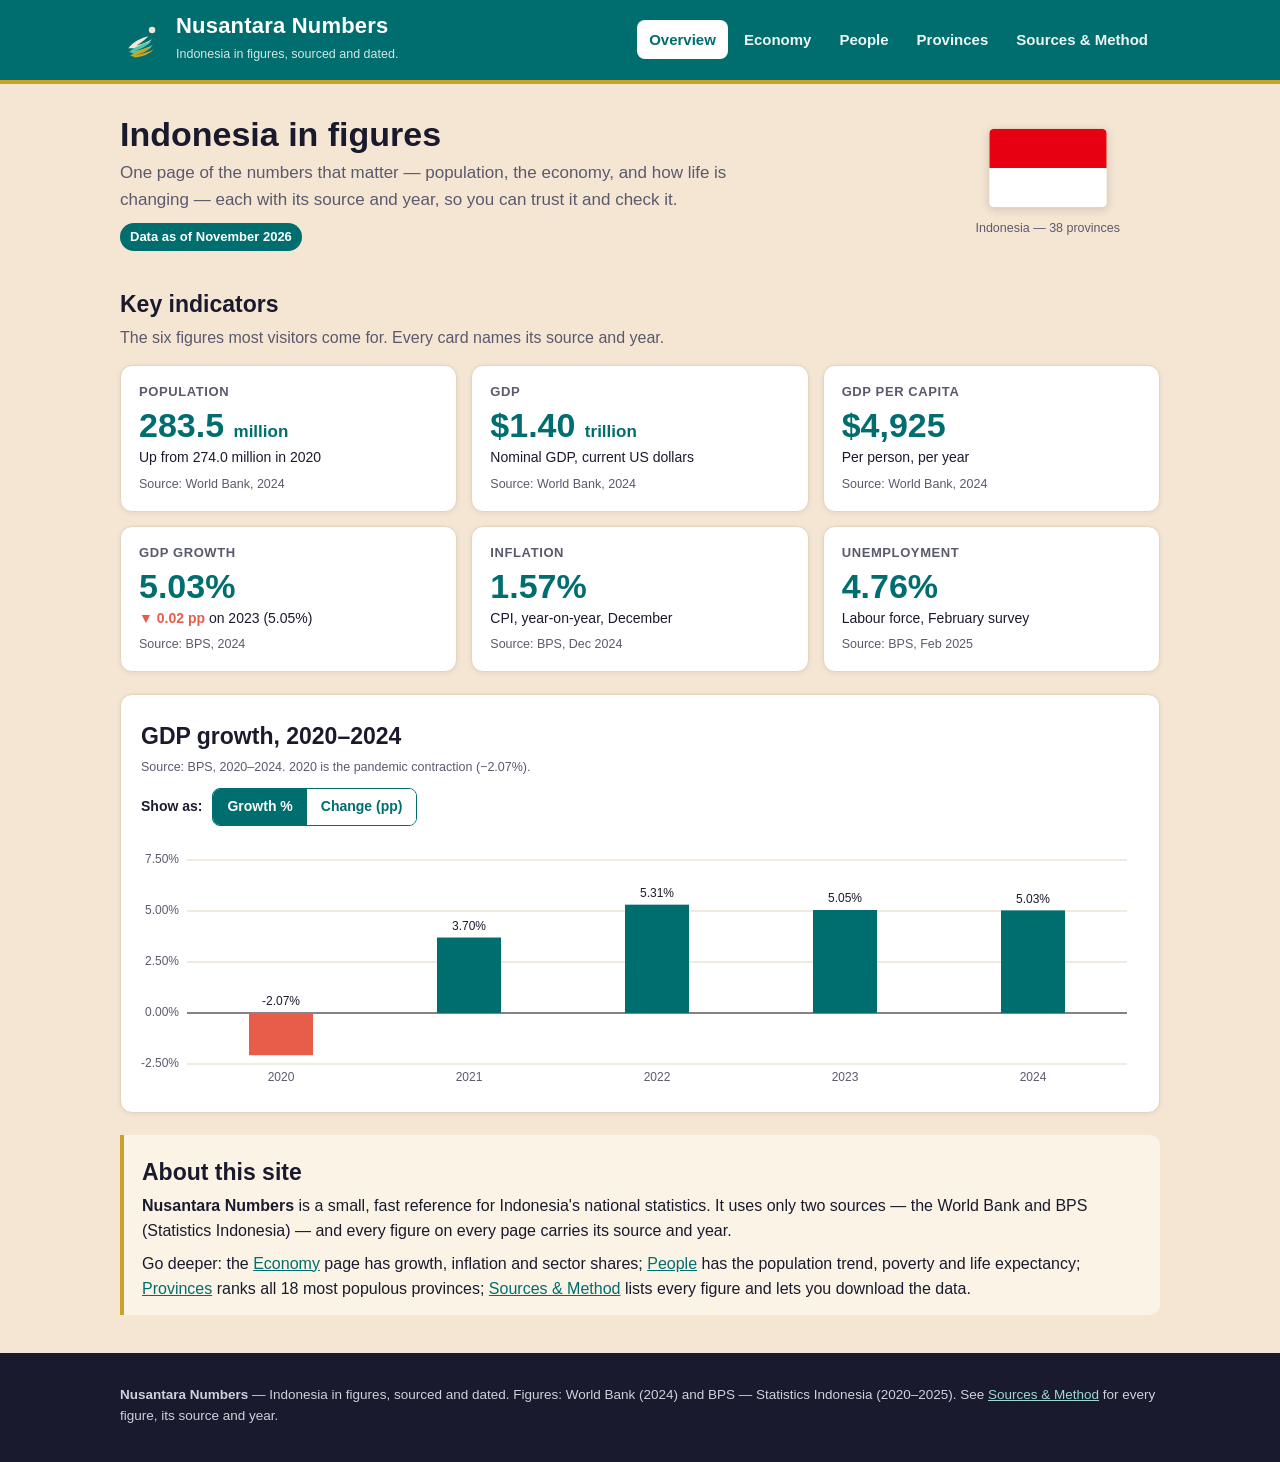
<file: app/index.html>
<!DOCTYPE html>
<html lang="en">
<head>
<meta charset="utf-8">
<meta name="viewport" content="width=device-width, initial-scale=1">
<title>Nusantara Numbers — Indonesia in figures, sourced and dated</title>
<meta name="description" content="Indonesia in figures, sourced and dated: population, GDP, growth, inflation and unemployment, with every figure's source and year.">
<link rel="icon" type="image/svg+xml" href="img/logo.svg">
<link rel="stylesheet" href="css/style.css">
</head>
<body data-page="index">
<header class="site-header">
  <div class="header-inner">
    <a class="brand" href="index.html">
      <img src="img/logo.svg" alt="Nusantara Numbers logo — a garuda wing monogram" width="44" height="44">
      <span>
        <span class="brand-name">Nusantara Numbers</span><br>
        <span class="brand-tag">Indonesia in figures, sourced and dated.</span>
      </span>
    </a>
    <nav class="main-nav" aria-label="Main navigation">
      <a data-nav="index" href="index.html">Overview</a>
      <a data-nav="economy" href="economy.html">Economy</a>
      <a data-nav="people" href="people.html">People</a>
      <a data-nav="provinces" href="provinces.html">Provinces</a>
      <a data-nav="sources" href="sources.html">Sources &amp; Method</a>
    </nav>
  </div>
</header>

<main class="wrap">
  <div class="hero">
    <div class="hero-text">
      <h1>Indonesia in figures</h1>
      <p>One page of the numbers that matter — population, the economy, and how
      life is changing — each with its source and year, so you can trust it and
      check it.</p>
      <span class="asof">Data as of November 2026</span>
    </div>
    <figure class="hero-flag">
      <img src="img/flag.svg" alt="Flag of Indonesia — red over white" width="120" height="80">
      <figcaption>Indonesia — 38 provinces</figcaption>
    </figure>
  </div>

  <section aria-labelledby="kpi-heading">
    <h2 id="kpi-heading">Key indicators</h2>
    <p class="section-note">The six figures most visitors come for. Every card names its source and year.</p>
    <div class="kpi-grid">
      <article class="card">
        <div class="kpi-label">Population</div>
        <div class="kpi-value">283.5 <span class="unit">million</span></div>
        <div class="kpi-sub">Up from 274.0 million in 2020</div>
        <div class="kpi-source">Source: World Bank, 2024</div>
      </article>
      <article class="card">
        <div class="kpi-label">GDP</div>
        <div class="kpi-value">$1.40 <span class="unit">trillion</span></div>
        <div class="kpi-sub">Nominal GDP, current US dollars</div>
        <div class="kpi-source">Source: World Bank, 2024</div>
      </article>
      <article class="card">
        <div class="kpi-label">GDP per capita</div>
        <div class="kpi-value">$4,925</div>
        <div class="kpi-sub">Per person, per year</div>
        <div class="kpi-source">Source: World Bank, 2024</div>
      </article>
      <article class="card">
        <div class="kpi-label">GDP growth</div>
        <div class="kpi-value">5.03%</div>
        <div class="kpi-sub"><span class="delta-down">&#9660; 0.02 pp</span> on 2023 (5.05%)</div>
        <div class="kpi-source">Source: BPS, 2024</div>
      </article>
      <article class="card">
        <div class="kpi-label">Inflation</div>
        <div class="kpi-value">1.57%</div>
        <div class="kpi-sub">CPI, year-on-year, December</div>
        <div class="kpi-source">Source: BPS, Dec 2024</div>
      </article>
      <article class="card">
        <div class="kpi-label">Unemployment</div>
        <div class="kpi-value">4.76%</div>
        <div class="kpi-sub">Labour force, February survey</div>
        <div class="kpi-source">Source: BPS, Feb 2025</div>
      </article>
    </div>
  </section>

  <section aria-labelledby="growth-heading">
    <div class="card chart-card">
      <h2 id="growth-heading">GDP growth, 2020–2024</h2>
      <p class="chart-source">Source: BPS, 2020–2024. 2020 is the pandemic contraction (−2.07%).</p>
      <div class="toggle-row">
        <span class="toggle-label" id="growth-toggle-label">Show as:</span>
        <div class="seg" id="growth-toggle" role="group" aria-labelledby="growth-toggle-label">
          <button type="button" data-mode="pct" aria-pressed="true">Growth %</button>
          <button type="button" data-mode="pp" aria-pressed="false">Change (pp)</button>
        </div>
      </div>
      <canvas id="growth-chart" class="chart" role="img" aria-label="Bar chart of Indonesia's GDP growth: minus 2.07 percent in 2020, 3.70 in 2021, 5.31 in 2022, 5.05 in 2023, 5.03 in 2024"></canvas>
    </div>
  </section>

  <section aria-labelledby="about-heading">
    <div class="about-note">
      <h2 id="about-heading">About this site</h2>
      <p><strong>Nusantara Numbers</strong> is a small, fast reference for Indonesia's
      national statistics. It uses only two sources — the World Bank and BPS
      (Statistics Indonesia) — and every figure on every page carries its source
      and year.</p>
      <p>Go deeper: the <a href="economy.html">Economy</a> page has growth, inflation
      and sector shares; <a href="people.html">People</a> has the population trend,
      poverty and life expectancy; <a href="provinces.html">Provinces</a> ranks all
      18 most populous provinces; <a href="sources.html">Sources &amp; Method</a>
      lists every figure and lets you download the data.</p>
    </div>
  </section>
</main>

<footer class="site-footer">
  <div class="wrap">
    <p><strong>Nusantara Numbers</strong> — Indonesia in figures, sourced and dated.
    Figures: World Bank (2024) and BPS — Statistics Indonesia (2020–2025).
    See <a href="sources.html">Sources &amp; Method</a> for every figure, its source and year.</p>
  </div>
</footer>

<script type="module" src="js/main.js"></script>
</body>
</html>
</file>
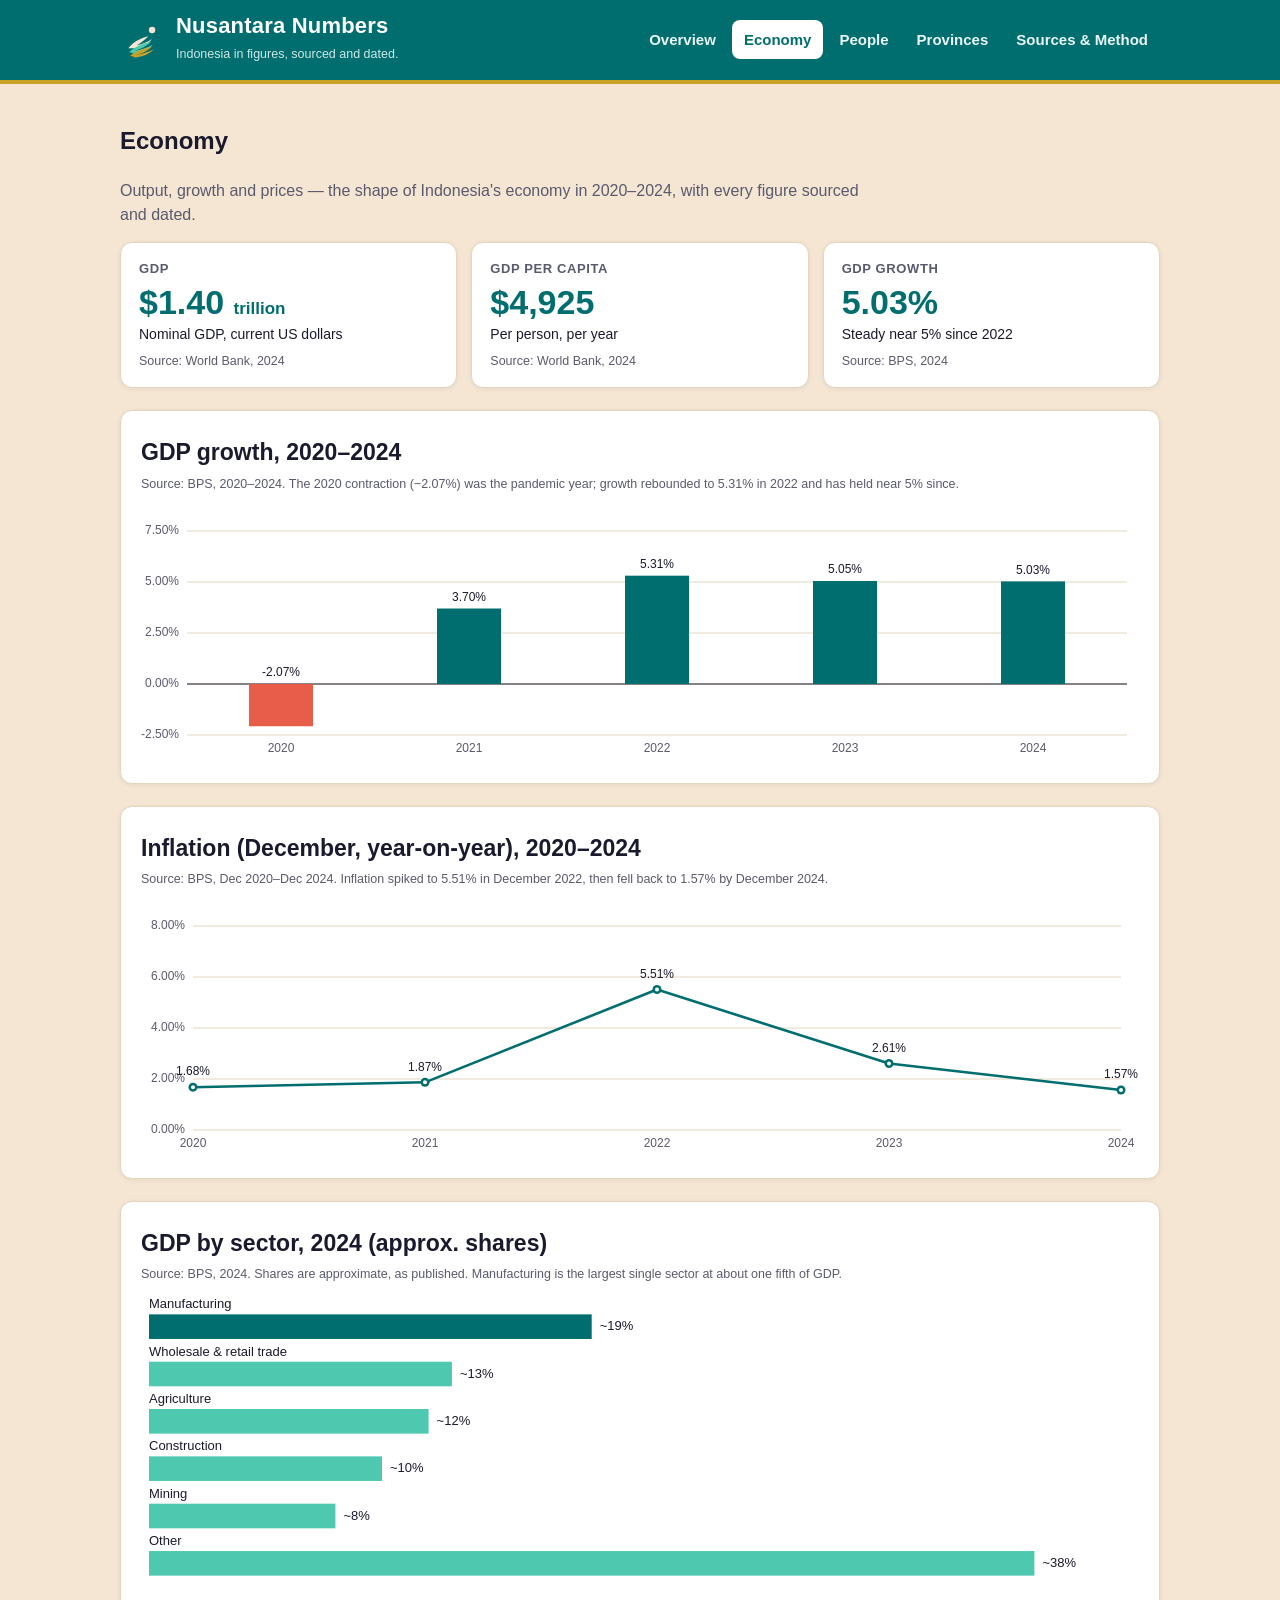
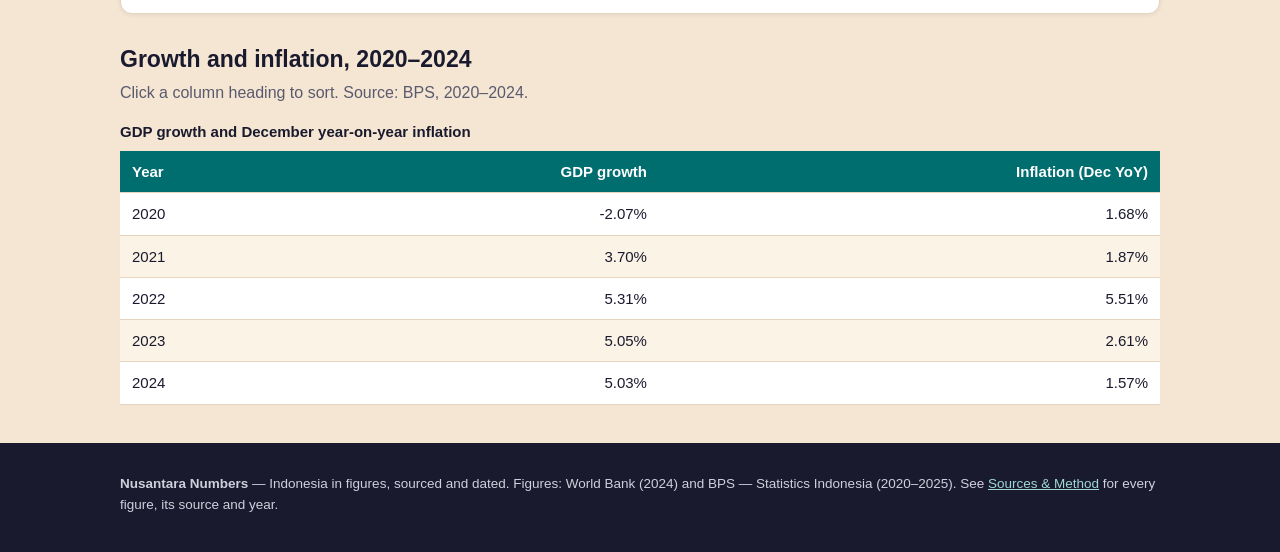
<file: app/economy.html>
<!DOCTYPE html>
<html lang="en">
<head>
<meta charset="utf-8">
<meta name="viewport" content="width=device-width, initial-scale=1">
<title>Economy — Nusantara Numbers</title>
<meta name="description" content="Indonesia's economy in figures: GDP, GDP per capita, growth and inflation 2020–2024, and GDP by sector. Every figure sourced and dated.">
<link rel="icon" type="image/svg+xml" href="img/logo.svg">
<link rel="stylesheet" href="css/style.css">
</head>
<body data-page="economy">
<header class="site-header">
  <div class="header-inner">
    <a class="brand" href="index.html">
      <img src="img/logo.svg" alt="Nusantara Numbers logo — a garuda wing monogram" width="44" height="44">
      <span>
        <span class="brand-name">Nusantara Numbers</span><br>
        <span class="brand-tag">Indonesia in figures, sourced and dated.</span>
      </span>
    </a>
    <nav class="main-nav" aria-label="Main navigation">
      <a data-nav="index" href="index.html">Overview</a>
      <a data-nav="economy" href="economy.html">Economy</a>
      <a data-nav="people" href="people.html">People</a>
      <a data-nav="provinces" href="provinces.html">Provinces</a>
      <a data-nav="sources" href="sources.html">Sources &amp; Method</a>
    </nav>
  </div>
</header>

<main class="wrap">
  <section aria-labelledby="page-heading">
    <h1 id="page-heading">Economy</h1>
    <p class="section-note">Output, growth and prices — the shape of Indonesia's economy in 2020–2024, with every figure sourced and dated.</p>
    <div class="kpi-grid">
      <article class="card">
        <div class="kpi-label">GDP</div>
        <div class="kpi-value">$1.40 <span class="unit">trillion</span></div>
        <div class="kpi-sub">Nominal GDP, current US dollars</div>
        <div class="kpi-source">Source: World Bank, 2024</div>
      </article>
      <article class="card">
        <div class="kpi-label">GDP per capita</div>
        <div class="kpi-value">$4,925</div>
        <div class="kpi-sub">Per person, per year</div>
        <div class="kpi-source">Source: World Bank, 2024</div>
      </article>
      <article class="card">
        <div class="kpi-label">GDP growth</div>
        <div class="kpi-value">5.03%</div>
        <div class="kpi-sub">Steady near 5% since 2022</div>
        <div class="kpi-source">Source: BPS, 2024</div>
      </article>
    </div>
  </section>

  <section aria-labelledby="growth-heading">
    <div class="card chart-card">
      <h2 id="growth-heading">GDP growth, 2020–2024</h2>
      <p class="chart-source">Source: BPS, 2020–2024. The 2020 contraction (−2.07%) was the pandemic year; growth rebounded to 5.31% in 2022 and has held near 5% since.</p>
      <canvas id="growth-chart" class="chart" role="img" aria-label="Bar chart of GDP growth: minus 2.07 percent in 2020, 3.70 in 2021, 5.31 in 2022, 5.05 in 2023, 5.03 in 2024"></canvas>
    </div>
  </section>

  <section aria-labelledby="inflation-heading">
    <div class="card chart-card">
      <h2 id="inflation-heading">Inflation (December, year-on-year), 2020–2024</h2>
      <p class="chart-source">Source: BPS, Dec 2020–Dec 2024. Inflation spiked to 5.51% in December 2022, then fell back to 1.57% by December 2024.</p>
      <canvas id="inflation-chart" class="chart" role="img" aria-label="Line chart of December year-on-year inflation: 1.68 percent in 2020, 1.87 in 2021, 5.51 in 2022, 2.61 in 2023, 1.57 in 2024"></canvas>
    </div>
  </section>

  <section aria-labelledby="sector-heading">
    <div class="card chart-card">
      <h2 id="sector-heading">GDP by sector, 2024 (approx. shares)</h2>
      <p class="chart-source">Source: BPS, 2024. Shares are approximate, as published. Manufacturing is the largest single sector at about one fifth of GDP.</p>
      <canvas id="sector-chart" class="chart tall" role="img" aria-label="Horizontal bar chart of GDP by sector: manufacturing about 19 percent, wholesale and retail trade about 13, agriculture about 12, construction about 10, mining about 8, other about 38"></canvas>
    </div>
  </section>

  <section aria-labelledby="table-heading">
    <h2 id="table-heading">Growth and inflation, 2020–2024</h2>
    <p class="section-note">Click a column heading to sort. Source: BPS, 2020–2024.</p>
    <div class="table-scroll">
      <table class="data" data-sortable id="econ-table">
        <caption>GDP growth and December year-on-year inflation</caption>
        <thead>
          <tr>
            <th data-type="number"><button type="button" data-label="Year">Year</button></th>
            <th data-type="number" class="num"><button type="button" data-label="GDP growth">GDP growth</button></th>
            <th data-type="number" class="num"><button type="button" data-label="Inflation (Dec YoY)">Inflation (Dec YoY)</button></th>
          </tr>
        </thead>
        <tbody>
          <tr><td>2020</td><td class="num">-2.07%</td><td class="num">1.68%</td></tr>
          <tr><td>2021</td><td class="num">3.70%</td><td class="num">1.87%</td></tr>
          <tr><td>2022</td><td class="num">5.31%</td><td class="num">5.51%</td></tr>
          <tr><td>2023</td><td class="num">5.05%</td><td class="num">2.61%</td></tr>
          <tr><td>2024</td><td class="num">5.03%</td><td class="num">1.57%</td></tr>
        </tbody>
      </table>
    </div>
  </section>
</main>

<footer class="site-footer">
  <div class="wrap">
    <p><strong>Nusantara Numbers</strong> — Indonesia in figures, sourced and dated.
    Figures: World Bank (2024) and BPS — Statistics Indonesia (2020–2025).
    See <a href="sources.html">Sources &amp; Method</a> for every figure, its source and year.</p>
  </div>
</footer>

<script type="module" src="js/main.js"></script>
</body>
</html>
</file>
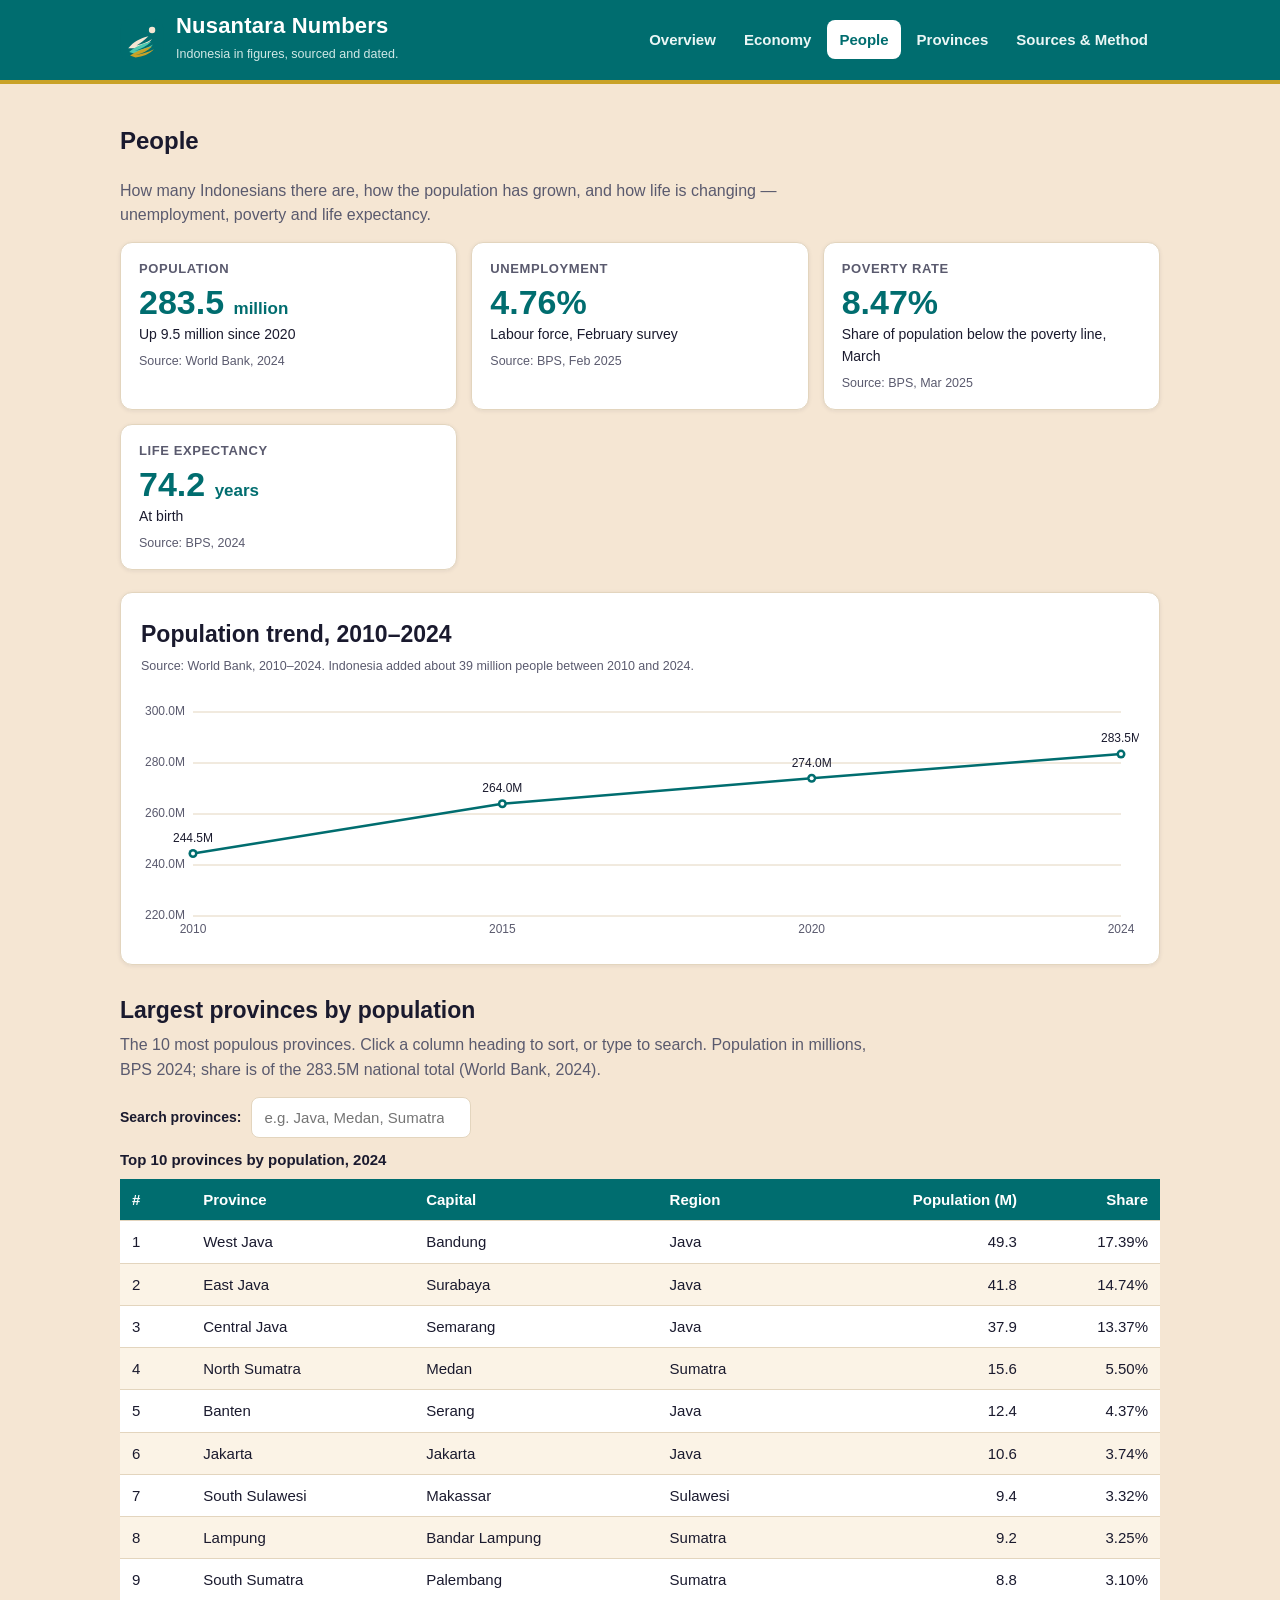
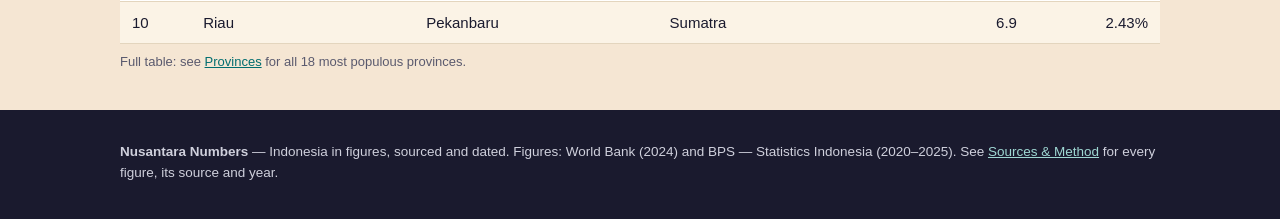
<file: app/people.html>
<!DOCTYPE html>
<html lang="en">
<head>
<meta charset="utf-8">
<meta name="viewport" content="width=device-width, initial-scale=1">
<title>People — Nusantara Numbers</title>
<meta name="description" content="Indonesia's people in figures: population trend 2010–2024, unemployment, poverty rate and life expectancy, with every figure sourced and dated.">
<link rel="icon" type="image/svg+xml" href="img/logo.svg">
<link rel="stylesheet" href="css/style.css">
</head>
<body data-page="people">
<header class="site-header">
  <div class="header-inner">
    <a class="brand" href="index.html">
      <img src="img/logo.svg" alt="Nusantara Numbers logo — a garuda wing monogram" width="44" height="44">
      <span>
        <span class="brand-name">Nusantara Numbers</span><br>
        <span class="brand-tag">Indonesia in figures, sourced and dated.</span>
      </span>
    </a>
    <nav class="main-nav" aria-label="Main navigation">
      <a data-nav="index" href="index.html">Overview</a>
      <a data-nav="economy" href="economy.html">Economy</a>
      <a data-nav="people" href="people.html">People</a>
      <a data-nav="provinces" href="provinces.html">Provinces</a>
      <a data-nav="sources" href="sources.html">Sources &amp; Method</a>
    </nav>
  </div>
</header>

<main class="wrap">
  <section aria-labelledby="page-heading">
    <h1 id="page-heading">People</h1>
    <p class="section-note">How many Indonesians there are, how the population has grown, and how life is changing — unemployment, poverty and life expectancy.</p>
    <div class="kpi-grid">
      <article class="card">
        <div class="kpi-label">Population</div>
        <div class="kpi-value">283.5 <span class="unit">million</span></div>
        <div class="kpi-sub">Up 9.5 million since 2020</div>
        <div class="kpi-source">Source: World Bank, 2024</div>
      </article>
      <article class="card">
        <div class="kpi-label">Unemployment</div>
        <div class="kpi-value">4.76%</div>
        <div class="kpi-sub">Labour force, February survey</div>
        <div class="kpi-source">Source: BPS, Feb 2025</div>
      </article>
      <article class="card">
        <div class="kpi-label">Poverty rate</div>
        <div class="kpi-value">8.47%</div>
        <div class="kpi-sub">Share of population below the poverty line, March</div>
        <div class="kpi-source">Source: BPS, Mar 2025</div>
      </article>
      <article class="card">
        <div class="kpi-label">Life expectancy</div>
        <div class="kpi-value">74.2 <span class="unit">years</span></div>
        <div class="kpi-sub">At birth</div>
        <div class="kpi-source">Source: BPS, 2024</div>
      </article>
    </div>
  </section>

  <section aria-labelledby="pop-heading">
    <div class="card chart-card">
      <h2 id="pop-heading">Population trend, 2010–2024</h2>
      <p class="chart-source">Source: World Bank, 2010–2024. Indonesia added about 39 million people between 2010 and 2024.</p>
      <canvas id="population-chart" class="chart" role="img" aria-label="Line chart of population: 244.5 million in 2010, 264.0 million in 2015, 274.0 million in 2020, 283.5 million in 2024"></canvas>
    </div>
  </section>

  <section aria-labelledby="table-heading">
    <h2 id="table-heading">Largest provinces by population</h2>
    <p class="section-note">The 10 most populous provinces. Click a column heading to sort, or type to search. Population in millions, BPS 2024; share is of the 283.5M national total (World Bank, 2024).</p>
    <div class="table-tools">
      <label for="top10-search">Search provinces:</label>
      <input class="search-box" type="search" id="top10-search" data-search-for="top10-table" placeholder="e.g. Java, Medan, Sumatra">
    </div>
    <div class="table-scroll">
      <table class="data" data-sortable id="top10-table">
        <caption>Top 10 provinces by population, 2024</caption>
        <thead>
          <tr>
            <th data-type="number"><button type="button" data-label="#">#</button></th>
            <th data-type="text"><button type="button" data-label="Province">Province</button></th>
            <th data-type="text"><button type="button" data-label="Capital">Capital</button></th>
            <th data-type="text"><button type="button" data-label="Region">Region</button></th>
            <th data-type="number" class="num"><button type="button" data-label="Population (M)">Population (M)</button></th>
            <th data-type="number" class="num"><button type="button" data-label="Share">Share</button></th>
          </tr>
        </thead>
        <tbody>
          <tr><td>1</td><td>West Java</td><td>Bandung</td><td>Java</td><td class="num">49.3</td><td class="num">17.39%</td></tr>
          <tr><td>2</td><td>East Java</td><td>Surabaya</td><td>Java</td><td class="num">41.8</td><td class="num">14.74%</td></tr>
          <tr><td>3</td><td>Central Java</td><td>Semarang</td><td>Java</td><td class="num">37.9</td><td class="num">13.37%</td></tr>
          <tr><td>4</td><td>North Sumatra</td><td>Medan</td><td>Sumatra</td><td class="num">15.6</td><td class="num">5.50%</td></tr>
          <tr><td>5</td><td>Banten</td><td>Serang</td><td>Java</td><td class="num">12.4</td><td class="num">4.37%</td></tr>
          <tr><td>6</td><td>Jakarta</td><td>Jakarta</td><td>Java</td><td class="num">10.6</td><td class="num">3.74%</td></tr>
          <tr><td>7</td><td>South Sulawesi</td><td>Makassar</td><td>Sulawesi</td><td class="num">9.4</td><td class="num">3.32%</td></tr>
          <tr><td>8</td><td>Lampung</td><td>Bandar Lampung</td><td>Sumatra</td><td class="num">9.2</td><td class="num">3.25%</td></tr>
          <tr><td>9</td><td>South Sumatra</td><td>Palembang</td><td>Sumatra</td><td class="num">8.8</td><td class="num">3.10%</td></tr>
          <tr><td>10</td><td>Riau</td><td>Pekanbaru</td><td>Sumatra</td><td class="num">6.9</td><td class="num">2.43%</td></tr>
        </tbody>
      </table>
    </div>
    <p class="no-results" id="top10-table-empty" hidden>No provinces match your search.</p>
    <p class="table-note">Full table: see <a href="provinces.html">Provinces</a> for all 18 most populous provinces.</p>
  </section>
</main>

<footer class="site-footer">
  <div class="wrap">
    <p><strong>Nusantara Numbers</strong> — Indonesia in figures, sourced and dated.
    Figures: World Bank (2024) and BPS — Statistics Indonesia (2020–2025).
    See <a href="sources.html">Sources &amp; Method</a> for every figure, its source and year.</p>
  </div>
</footer>

<script type="module" src="js/main.js"></script>
</body>
</html>
</file>
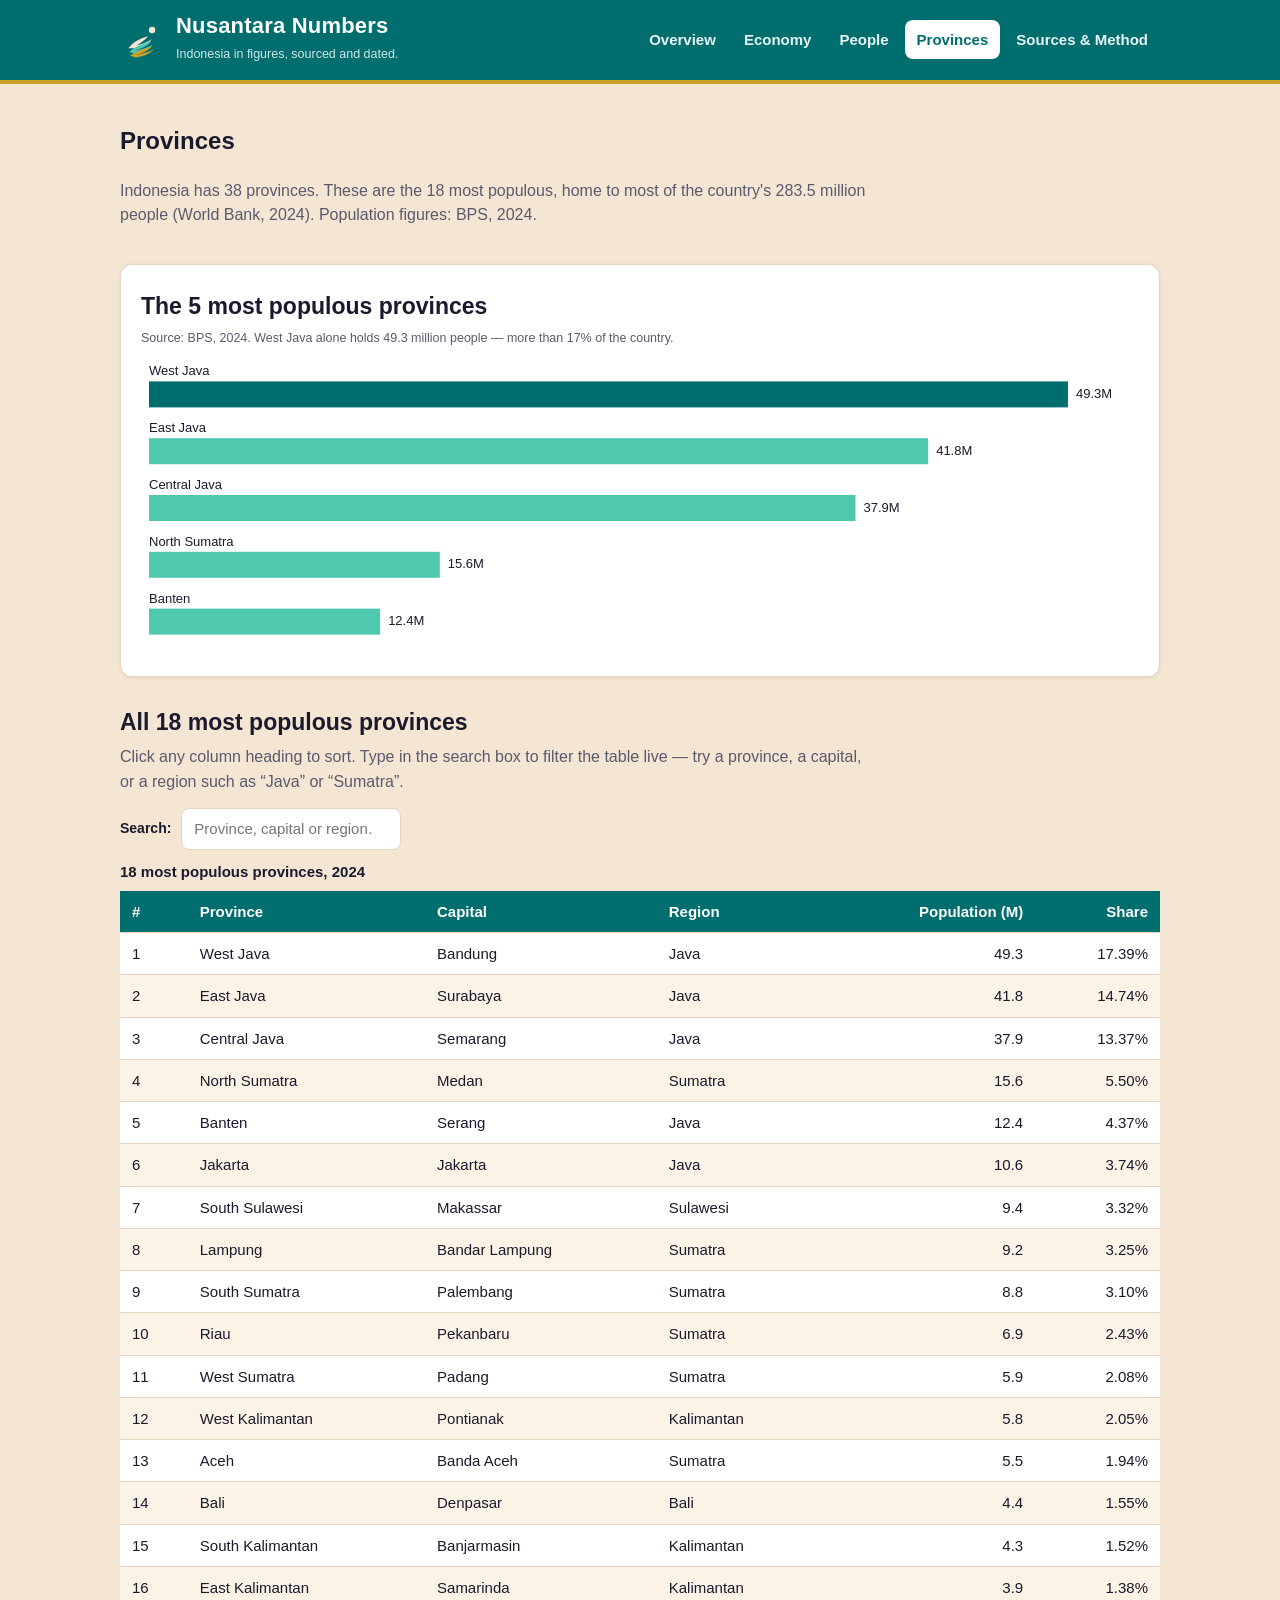
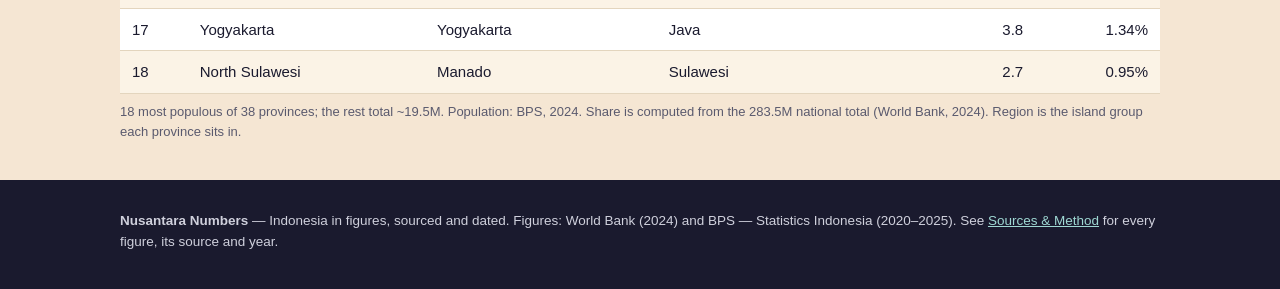
<file: app/provinces.html>
<!DOCTYPE html>
<html lang="en">
<head>
<meta charset="utf-8">
<meta name="viewport" content="width=device-width, initial-scale=1">
<title>Provinces — Nusantara Numbers</title>
<meta name="description" content="Indonesia's 18 most populous provinces, ranked by population with capitals and regions. Sortable and searchable. Every figure sourced and dated.">
<link rel="icon" type="image/svg+xml" href="img/logo.svg">
<link rel="stylesheet" href="css/style.css">
</head>
<body data-page="provinces">
<header class="site-header">
  <div class="header-inner">
    <a class="brand" href="index.html">
      <img src="img/logo.svg" alt="Nusantara Numbers logo — a garuda wing monogram" width="44" height="44">
      <span>
        <span class="brand-name">Nusantara Numbers</span><br>
        <span class="brand-tag">Indonesia in figures, sourced and dated.</span>
      </span>
    </a>
    <nav class="main-nav" aria-label="Main navigation">
      <a data-nav="index" href="index.html">Overview</a>
      <a data-nav="economy" href="economy.html">Economy</a>
      <a data-nav="people" href="people.html">People</a>
      <a data-nav="provinces" href="provinces.html">Provinces</a>
      <a data-nav="sources" href="sources.html">Sources &amp; Method</a>
    </nav>
  </div>
</header>

<main class="wrap">
  <section aria-labelledby="page-heading">
    <h1 id="page-heading">Provinces</h1>
    <p class="section-note">Indonesia has 38 provinces. These are the 18 most populous, home to most of the country's 283.5 million people (World Bank, 2024). Population figures: BPS, 2024.</p>
  </section>

  <section aria-labelledby="top5-heading">
    <div class="card chart-card">
      <h2 id="top5-heading">The 5 most populous provinces</h2>
      <p class="chart-source">Source: BPS, 2024. West Java alone holds 49.3 million people — more than 17% of the country.</p>
      <canvas id="top-provinces-chart" class="chart tall" role="img" aria-label="Horizontal bar chart of the five most populous provinces: West Java 49.3 million, East Java 41.8, Central Java 37.9, North Sumatra 15.6, Banten 12.4"></canvas>
    </div>
  </section>

  <section aria-labelledby="table-heading">
    <h2 id="table-heading">All 18 most populous provinces</h2>
    <p class="section-note">Click any column heading to sort. Type in the search box to filter the table live — try a province, a capital, or a region such as “Java” or “Sumatra”.</p>
    <div class="table-tools">
      <label for="province-search">Search:</label>
      <input class="search-box" type="search" id="province-search" data-search-for="provinces-table" placeholder="Province, capital or region…">
    </div>
    <div class="table-scroll">
      <table class="data" data-sortable id="provinces-table">
        <caption>18 most populous provinces, 2024</caption>
        <thead>
          <tr>
            <th data-type="number"><button type="button" data-label="#">#</button></th>
            <th data-type="text"><button type="button" data-label="Province">Province</button></th>
            <th data-type="text"><button type="button" data-label="Capital">Capital</button></th>
            <th data-type="text"><button type="button" data-label="Region">Region</button></th>
            <th data-type="number" class="num"><button type="button" data-label="Population (M)">Population (M)</button></th>
            <th data-type="number" class="num"><button type="button" data-label="Share">Share</button></th>
          </tr>
        </thead>
        <tbody>
          <tr><td>1</td><td>West Java</td><td>Bandung</td><td>Java</td><td class="num">49.3</td><td class="num">17.39%</td></tr>
          <tr><td>2</td><td>East Java</td><td>Surabaya</td><td>Java</td><td class="num">41.8</td><td class="num">14.74%</td></tr>
          <tr><td>3</td><td>Central Java</td><td>Semarang</td><td>Java</td><td class="num">37.9</td><td class="num">13.37%</td></tr>
          <tr><td>4</td><td>North Sumatra</td><td>Medan</td><td>Sumatra</td><td class="num">15.6</td><td class="num">5.50%</td></tr>
          <tr><td>5</td><td>Banten</td><td>Serang</td><td>Java</td><td class="num">12.4</td><td class="num">4.37%</td></tr>
          <tr><td>6</td><td>Jakarta</td><td>Jakarta</td><td>Java</td><td class="num">10.6</td><td class="num">3.74%</td></tr>
          <tr><td>7</td><td>South Sulawesi</td><td>Makassar</td><td>Sulawesi</td><td class="num">9.4</td><td class="num">3.32%</td></tr>
          <tr><td>8</td><td>Lampung</td><td>Bandar Lampung</td><td>Sumatra</td><td class="num">9.2</td><td class="num">3.25%</td></tr>
          <tr><td>9</td><td>South Sumatra</td><td>Palembang</td><td>Sumatra</td><td class="num">8.8</td><td class="num">3.10%</td></tr>
          <tr><td>10</td><td>Riau</td><td>Pekanbaru</td><td>Sumatra</td><td class="num">6.9</td><td class="num">2.43%</td></tr>
          <tr><td>11</td><td>West Sumatra</td><td>Padang</td><td>Sumatra</td><td class="num">5.9</td><td class="num">2.08%</td></tr>
          <tr><td>12</td><td>West Kalimantan</td><td>Pontianak</td><td>Kalimantan</td><td class="num">5.8</td><td class="num">2.05%</td></tr>
          <tr><td>13</td><td>Aceh</td><td>Banda Aceh</td><td>Sumatra</td><td class="num">5.5</td><td class="num">1.94%</td></tr>
          <tr><td>14</td><td>Bali</td><td>Denpasar</td><td>Bali</td><td class="num">4.4</td><td class="num">1.55%</td></tr>
          <tr><td>15</td><td>South Kalimantan</td><td>Banjarmasin</td><td>Kalimantan</td><td class="num">4.3</td><td class="num">1.52%</td></tr>
          <tr><td>16</td><td>East Kalimantan</td><td>Samarinda</td><td>Kalimantan</td><td class="num">3.9</td><td class="num">1.38%</td></tr>
          <tr><td>17</td><td>Yogyakarta</td><td>Yogyakarta</td><td>Java</td><td class="num">3.8</td><td class="num">1.34%</td></tr>
          <tr><td>18</td><td>North Sulawesi</td><td>Manado</td><td>Sulawesi</td><td class="num">2.7</td><td class="num">0.95%</td></tr>
        </tbody>
      </table>
    </div>
    <p class="no-results" id="provinces-table-empty" hidden>No provinces match your search.</p>
    <p class="table-note">18 most populous of 38 provinces; the rest total ~19.5M. Population: BPS, 2024. Share is computed from the 283.5M national total (World Bank, 2024). Region is the island group each province sits in.</p>
  </section>
</main>

<footer class="site-footer">
  <div class="wrap">
    <p><strong>Nusantara Numbers</strong> — Indonesia in figures, sourced and dated.
    Figures: World Bank (2024) and BPS — Statistics Indonesia (2020–2025).
    See <a href="sources.html">Sources &amp; Method</a> for every figure, its source and year.</p>
  </div>
</footer>

<script type="module" src="js/main.js"></script>
</body>
</html>
</file>
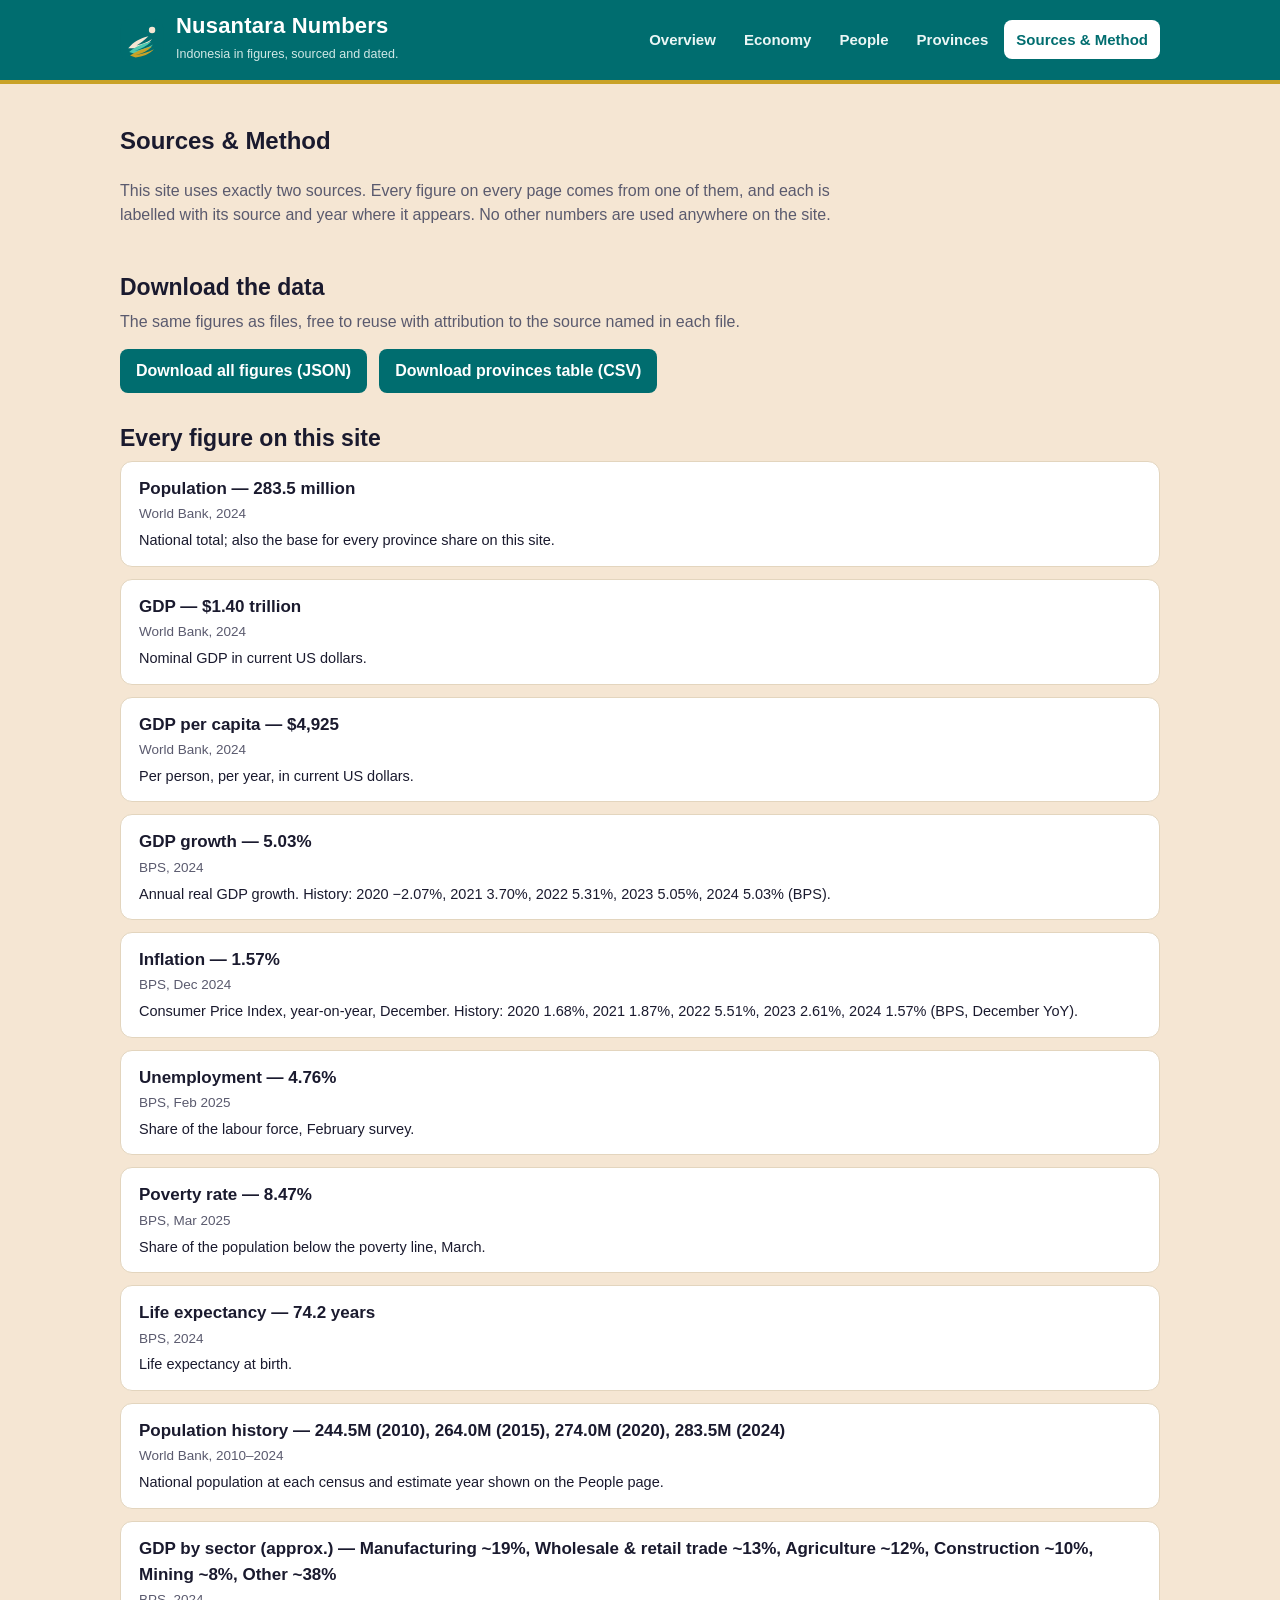
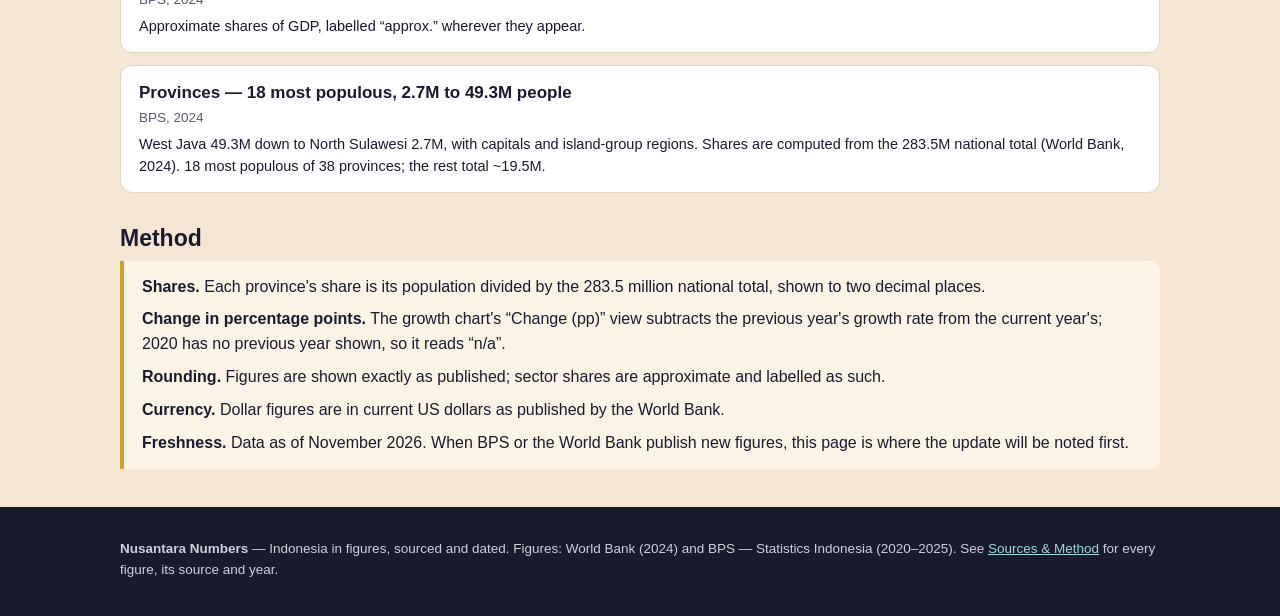
<file: app/sources.html>
<!DOCTYPE html>
<html lang="en">
<head>
<meta charset="utf-8">
<meta name="viewport" content="width=device-width, initial-scale=1">
<title>Sources &amp; Method — Nusantara Numbers</title>
<meta name="description" content="Every figure on Nusantara Numbers with its source, year and note, plus the site's data files to download.">
<link rel="icon" type="image/svg+xml" href="img/logo.svg">
<link rel="stylesheet" href="css/style.css">
</head>
<body data-page="sources">
<header class="site-header">
  <div class="header-inner">
    <a class="brand" href="index.html">
      <img src="img/logo.svg" alt="Nusantara Numbers logo — a garuda wing monogram" width="44" height="44">
      <span>
        <span class="brand-name">Nusantara Numbers</span><br>
        <span class="brand-tag">Indonesia in figures, sourced and dated.</span>
      </span>
    </a>
    <nav class="main-nav" aria-label="Main navigation">
      <a data-nav="index" href="index.html">Overview</a>
      <a data-nav="economy" href="economy.html">Economy</a>
      <a data-nav="people" href="people.html">People</a>
      <a data-nav="provinces" href="provinces.html">Provinces</a>
      <a data-nav="sources" href="sources.html">Sources &amp; Method</a>
    </nav>
  </div>
</header>

<main class="wrap">
  <section aria-labelledby="page-heading">
    <h1 id="page-heading">Sources &amp; Method</h1>
    <p class="section-note">This site uses exactly two sources. Every figure on every page comes from one of them, and each is labelled with its source and year where it appears. No other numbers are used anywhere on the site.</p>
  </section>

  <section aria-labelledby="download-heading">
    <h2 id="download-heading">Download the data</h2>
    <p class="section-note">The same figures as files, free to reuse with attribution to the source named in each file.</p>
    <div class="download-box">
      <a class="download-link" href="data/all.json" download>Download all figures (JSON)</a>
      <a class="download-link" href="data/provinces.csv" download>Download provinces table (CSV)</a>
    </div>
  </section>

  <section aria-labelledby="figures-heading">
    <h2 id="figures-heading">Every figure on this site</h2>
    <ul class="source-list">
      <li>
        <div class="src-figure">Population — 283.5 million</div>
        <div class="src-meta">World Bank, 2024</div>
        <div class="src-note">National total; also the base for every province share on this site.</div>
      </li>
      <li>
        <div class="src-figure">GDP — $1.40 trillion</div>
        <div class="src-meta">World Bank, 2024</div>
        <div class="src-note">Nominal GDP in current US dollars.</div>
      </li>
      <li>
        <div class="src-figure">GDP per capita — $4,925</div>
        <div class="src-meta">World Bank, 2024</div>
        <div class="src-note">Per person, per year, in current US dollars.</div>
      </li>
      <li>
        <div class="src-figure">GDP growth — 5.03%</div>
        <div class="src-meta">BPS, 2024</div>
        <div class="src-note">Annual real GDP growth. History: 2020 −2.07%, 2021 3.70%, 2022 5.31%, 2023 5.05%, 2024 5.03% (BPS).</div>
      </li>
      <li>
        <div class="src-figure">Inflation — 1.57%</div>
        <div class="src-meta">BPS, Dec 2024</div>
        <div class="src-note">Consumer Price Index, year-on-year, December. History: 2020 1.68%, 2021 1.87%, 2022 5.51%, 2023 2.61%, 2024 1.57% (BPS, December YoY).</div>
      </li>
      <li>
        <div class="src-figure">Unemployment — 4.76%</div>
        <div class="src-meta">BPS, Feb 2025</div>
        <div class="src-note">Share of the labour force, February survey.</div>
      </li>
      <li>
        <div class="src-figure">Poverty rate — 8.47%</div>
        <div class="src-meta">BPS, Mar 2025</div>
        <div class="src-note">Share of the population below the poverty line, March.</div>
      </li>
      <li>
        <div class="src-figure">Life expectancy — 74.2 years</div>
        <div class="src-meta">BPS, 2024</div>
        <div class="src-note">Life expectancy at birth.</div>
      </li>
      <li>
        <div class="src-figure">Population history — 244.5M (2010), 264.0M (2015), 274.0M (2020), 283.5M (2024)</div>
        <div class="src-meta">World Bank, 2010–2024</div>
        <div class="src-note">National population at each census and estimate year shown on the People page.</div>
      </li>
      <li>
        <div class="src-figure">GDP by sector (approx.) — Manufacturing ~19%, Wholesale &amp; retail trade ~13%, Agriculture ~12%, Construction ~10%, Mining ~8%, Other ~38%</div>
        <div class="src-meta">BPS, 2024</div>
        <div class="src-note">Approximate shares of GDP, labelled “approx.” wherever they appear.</div>
      </li>
      <li>
        <div class="src-figure">Provinces — 18 most populous, 2.7M to 49.3M people</div>
        <div class="src-meta">BPS, 2024</div>
        <div class="src-note">West Java 49.3M down to North Sulawesi 2.7M, with capitals and island-group regions. Shares are computed from the 283.5M national total (World Bank, 2024). 18 most populous of 38 provinces; the rest total ~19.5M.</div>
      </li>
    </ul>
  </section>

  <section aria-labelledby="method-heading">
    <h2 id="method-heading">Method</h2>
    <div class="about-note">
      <p><strong>Shares.</strong> Each province's share is its population divided by the 283.5 million national total, shown to two decimal places.</p>
      <p><strong>Change in percentage points.</strong> The growth chart's “Change (pp)” view subtracts the previous year's growth rate from the current year's; 2020 has no previous year shown, so it reads “n/a”.</p>
      <p><strong>Rounding.</strong> Figures are shown exactly as published; sector shares are approximate and labelled as such.</p>
      <p><strong>Currency.</strong> Dollar figures are in current US dollars as published by the World Bank.</p>
      <p><strong>Freshness.</strong> Data as of November 2026. When BPS or the World Bank publish new figures, this page is where the update will be noted first.</p>
    </div>
  </section>
</main>

<footer class="site-footer">
  <div class="wrap">
    <p><strong>Nusantara Numbers</strong> — Indonesia in figures, sourced and dated.
    Figures: World Bank (2024) and BPS — Statistics Indonesia (2020–2025).
    See <a href="sources.html">Sources &amp; Method</a> for every figure, its source and year.</p>
  </div>
</footer>

<script type="module" src="js/main.js"></script>
</body>
</html>
</file>
<file: app/css/style.css>
/* Nusantara Numbers — one stylesheet: palette, layout, cards, tables, nav, phone rules. */
:root {
  --teal: #006d6f;
  --teal-dark: #005456;
  --sand: #f5e6d3;
  --sand-soft: #fbf3e6;
  --ink: #1a1a2e;
  --muted: #5a5a6e;
  --coral: #e85d4a;
  --seafoam: #4ec9b0;
  --card: #ffffff;
  --line: #e3d5be;
  --gold: #c9a227;
}

* { box-sizing: border-box; }

body {
  margin: 0;
  background: var(--sand);
  color: var(--ink);
  font-family: -apple-system, BlinkMacSystemFont, "Segoe UI", Roboto, "Helvetica Neue", Arial, sans-serif;
  font-size: 16px;
  line-height: 1.55;
}

a { color: var(--teal); }
a:hover { color: var(--teal-dark); }

.wrap { max-width: 1080px; margin: 0 auto; padding: 0 20px; }

/* ---- header / nav ---- */
.site-header {
  background: var(--teal);
  color: #fff;
  border-bottom: 4px solid var(--gold);
}
.header-inner {
  max-width: 1080px;
  margin: 0 auto;
  padding: 14px 20px;
  display: flex;
  align-items: center;
  gap: 16px;
  flex-wrap: wrap;
}
.brand { display: flex; align-items: center; gap: 12px; text-decoration: none; color: #fff; }
.brand img { width: 44px; height: 44px; display: block; }
.brand-name { font-size: 22px; font-weight: 800; letter-spacing: 0.2px; line-height: 1.1; }
.brand-tag { font-size: 12.5px; color: #cfe8e6; line-height: 1.2; }
.main-nav { margin-left: auto; display: flex; gap: 4px; flex-wrap: wrap; }
.main-nav a {
  color: #eaf6f5;
  text-decoration: none;
  font-weight: 600;
  font-size: 15px;
  padding: 8px 12px;
  border-radius: 8px;
}
.main-nav a:hover { background: rgba(255, 255, 255, 0.14); color: #fff; }
.main-nav a.active { background: #fff; color: var(--teal); }

/* ---- hero ---- */
.hero {
  display: flex;
  gap: 24px;
  align-items: center;
  padding: 28px 0 8px;
}
.hero-text h1 { margin: 0 0 6px; font-size: 34px; line-height: 1.15; }
.hero-text p { margin: 0; color: var(--muted); font-size: 17px; max-width: 640px; }
.hero-flag { margin-left: auto; flex: none; text-align: center; }
.hero-flag img { width: 120px; height: 80px; border: 1px solid var(--line); border-radius: 6px; box-shadow: 0 2px 8px rgba(26, 26, 46, 0.15); }
.hero-flag figcaption { font-size: 12.5px; color: var(--muted); margin-top: 4px; }
.asof {
  display: inline-block;
  margin-top: 10px;
  background: var(--teal);
  color: #fff;
  font-size: 13px;
  font-weight: 700;
  padding: 4px 10px;
  border-radius: 999px;
}

/* ---- sections / cards ---- */
section { padding: 18px 0 4px; }
h2 { font-size: 23px; margin: 6px 0 4px; }
.section-note { color: var(--muted); margin: 0 0 14px; max-width: 760px; }
.kpi-grid {
  display: grid;
  grid-template-columns: repeat(3, 1fr);
  gap: 14px;
}
.card {
  background: var(--card);
  border: 1px solid var(--line);
  border-radius: 12px;
  padding: 16px 18px;
  box-shadow: 0 1px 4px rgba(26, 26, 46, 0.08);
}
.kpi-label { font-size: 13px; font-weight: 700; text-transform: uppercase; letter-spacing: 0.6px; color: var(--muted); }
.kpi-value { font-size: 34px; font-weight: 800; color: var(--teal); line-height: 1.15; margin: 4px 0 2px; }
.kpi-value .unit { font-size: 17px; font-weight: 700; }
.kpi-sub { font-size: 14px; color: var(--ink); }
.kpi-source { font-size: 12.5px; color: var(--muted); margin-top: 6px; }
.delta-up { color: #0a7d5f; font-weight: 700; }
.delta-down { color: var(--coral); font-weight: 700; }

.chart-card { padding: 18px 20px; }
.chart-card h3 { margin: 0 0 2px; font-size: 18px; }
.chart-card .chart-source { font-size: 12.5px; color: var(--muted); margin: 0 0 10px; }
canvas.chart { width: 100%; height: 260px; display: block; }
canvas.chart.tall { height: 300px; }

.two-col { display: grid; grid-template-columns: 1fr 1fr; gap: 14px; }
.two-col .card { min-width: 0; }

/* ---- toggle ---- */
.toggle-row { display: flex; align-items: center; gap: 10px; margin: 0 0 8px; flex-wrap: wrap; }
.toggle-row .toggle-label { font-weight: 700; font-size: 14px; }
.seg { display: inline-flex; border: 1px solid var(--teal); border-radius: 8px; overflow: hidden; }
.seg button {
  border: 0;
  background: #fff;
  color: var(--teal);
  font: inherit;
  font-size: 14px;
  font-weight: 700;
  padding: 7px 14px;
  cursor: pointer;
}
.seg button[aria-pressed="true"] { background: var(--teal); color: #fff; }

/* ---- tables ---- */
.table-tools { display: flex; gap: 10px; align-items: center; margin: 0 0 10px; flex-wrap: wrap; }
.table-tools label { font-weight: 700; font-size: 14px; }
.search-box {
  font: inherit;
  font-size: 15px;
  padding: 8px 12px;
  border: 1px solid var(--line);
  border-radius: 8px;
  background: #fff;
  min-width: 220px;
}
.table-scroll { overflow-x: auto; }
table.data { width: 100%; border-collapse: collapse; font-size: 15px; background: #fff; }
table.data caption { text-align: left; font-weight: 700; padding: 0 0 8px; }
table.data th, table.data td { padding: 9px 12px; border-bottom: 1px solid var(--line); text-align: left; }
table.data th { background: var(--teal); color: #fff; white-space: nowrap; }
table.data th button {
  all: unset;
  cursor: pointer;
  font-weight: 700;
  color: #fff;
  display: inline-flex;
  gap: 4px;
  align-items: center;
}
table.data th button:focus-visible { outline: 2px solid var(--gold); outline-offset: 2px; }
table.data tbody tr:nth-child(even) { background: var(--sand-soft); }
table.data td.num, table.data th.num { text-align: right; font-variant-numeric: tabular-nums; }
.table-note { font-size: 13px; color: var(--muted); margin: 8px 0 0; }
.no-results { color: var(--muted); font-style: italic; padding: 10px 0; }

/* ---- sources page ---- */
.source-list { list-style: none; margin: 0; padding: 0; display: grid; gap: 12px; }
.source-list li {
  background: var(--card);
  border: 1px solid var(--line);
  border-radius: 12px;
  padding: 14px 18px;
}
.source-list .src-figure { font-weight: 800; font-size: 17px; }
.source-list .src-meta { color: var(--muted); font-size: 13.5px; margin-top: 2px; }
.source-list .src-note { font-size: 14.5px; margin-top: 4px; }
.download-box { display: flex; gap: 12px; flex-wrap: wrap; }
.download-link {
  display: inline-block;
  background: var(--teal);
  color: #fff;
  text-decoration: none;
  font-weight: 700;
  padding: 10px 16px;
  border-radius: 8px;
}
.download-link:hover { background: var(--teal-dark); color: #fff; }
.about-note { background: var(--sand-soft); border-left: 4px solid var(--gold); padding: 14px 18px; border-radius: 0 10px 10px 0; }
.about-note p { margin: 0 0 8px; }
.about-note p:last-child { margin-bottom: 0; }

/* ---- footer ---- */
.site-footer {
  margin-top: 34px;
  background: var(--ink);
  color: #cfd0dc;
  font-size: 13.5px;
}
.site-footer .wrap { padding-top: 18px; padding-bottom: 22px; }
.site-footer a { color: #9fd8d3; }

/* ---- phone layout ---- */
@media (max-width: 720px) {
  .header-inner { gap: 10px; }
  .brand-name { font-size: 19px; }
  .main-nav { margin-left: 0; width: 100%; }
  .main-nav a { padding: 7px 9px; font-size: 14px; }
  .hero { flex-direction: column; align-items: flex-start; gap: 12px; padding-top: 20px; }
  .hero-text h1 { font-size: 27px; }
  .hero-flag { margin-left: 0; }
  .kpi-grid { grid-template-columns: 1fr 1fr; }
  .two-col { grid-template-columns: 1fr; }
  .kpi-value { font-size: 27px; }
  canvas.chart { height: 220px; }
  canvas.chart.tall { height: 250px; }
  .search-box { min-width: 0; flex: 1; }
}
@media (max-width: 420px) {
  .kpi-grid { grid-template-columns: 1fr; }
}
</file>
